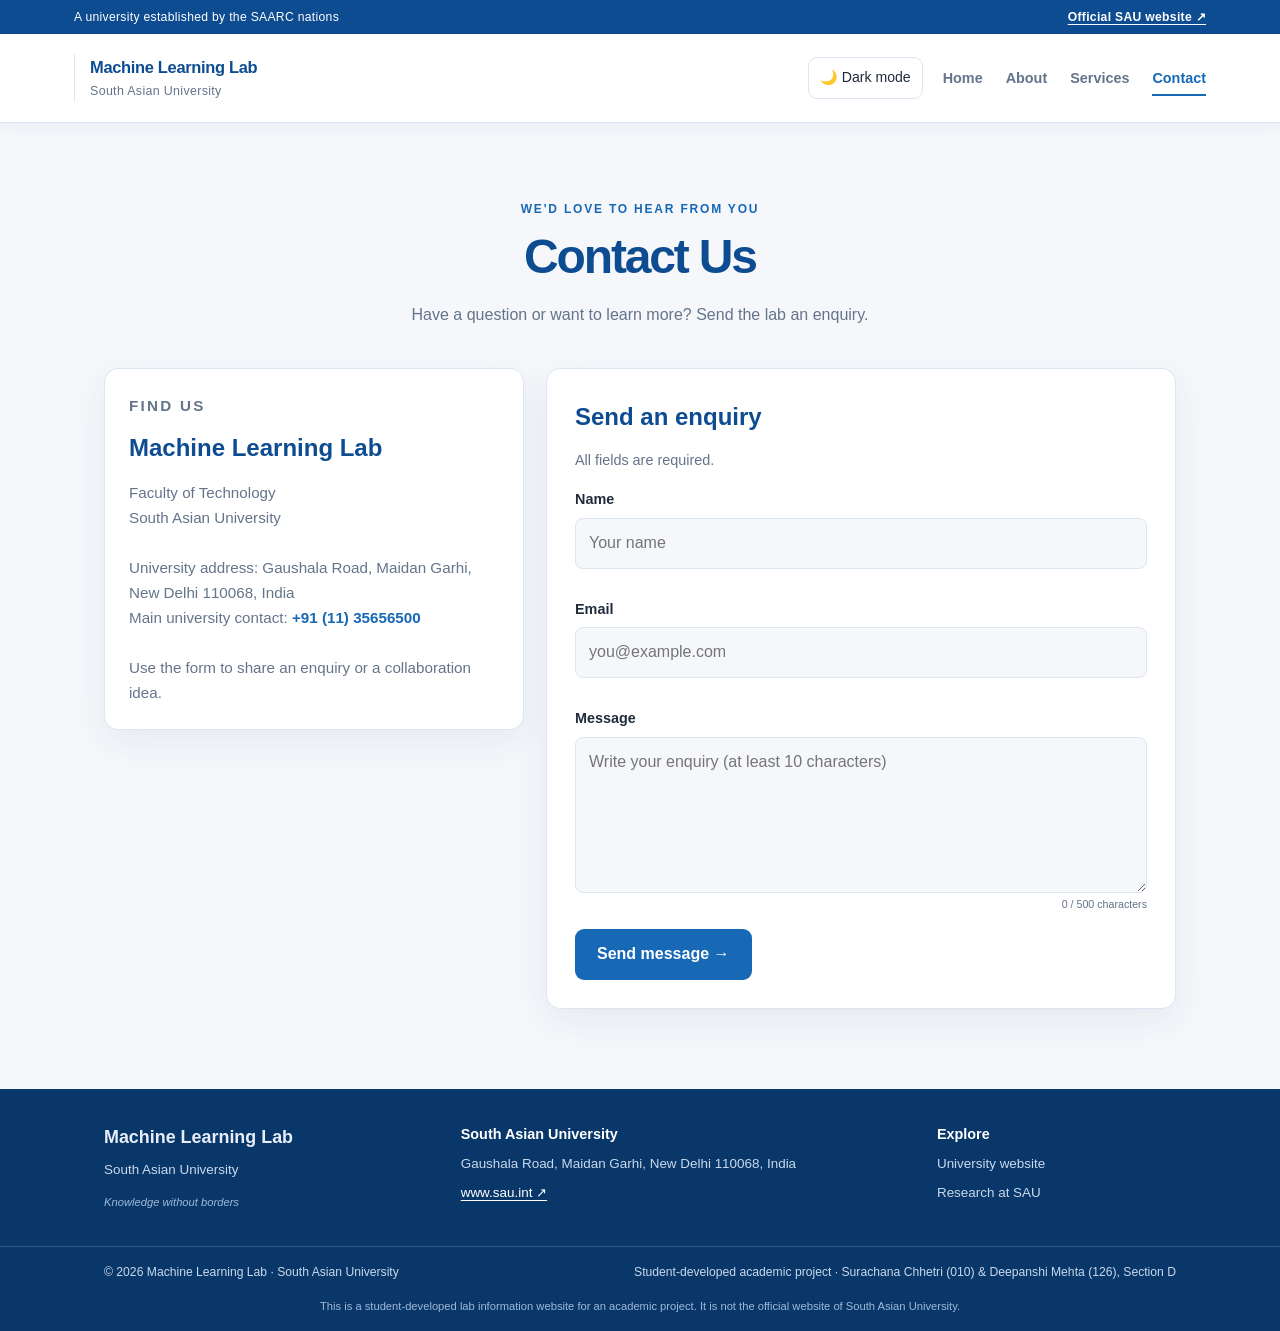
<file: contact.html>
<!DOCTYPE html>
<html lang="en">
<head>
  <meta charset="UTF-8">
  <meta name="viewport" content="width=device-width, initial-scale=1.0">
  <meta name="theme-color" content="#0e4c92">
  <link rel="icon" href="https://sau.int/wp-content/themes/sau/images/sau_logo.gif" type="image/gif">
  <meta name="description" content="Machine Learning Lab at South Asian University: research, projects, learning and collaboration.">
  <title>Contact | Machine Learning Lab · SAU</title>
 <link rel="stylesheet" href="css/style.css">
<script src="js/script.js" defer></script>
</head>
<body>
<div class="university-strip"><div class="institution-inner"><span>A university established by the SAARC nations</span><a href="https://sau.int/" target="_blank" rel="noopener">Official SAU website ↗</a></div></div>
<header class="site-header">
  <nav class="nav-container" aria-label="Main navigation">
    <a class="brand-lockup" href="https://surachanachhetri.github.io/sau-ml-lab/"
      <img class="sau-logo" src="https://sau.int/wp-content/themes/sau/images/sau_logo.gif" alt="South Asian University logo" onerror="this.hidden=true;">
      <span class="brand-divider"></span>
      <span class="lab-name"><strong>Machine Learning Lab</strong><small>South Asian University</small></span>
    </a>
    <div class="nav-actions">
      <button class="theme-toggle" type="button" aria-label="Switch to dark mode" title="Toggle colour theme">🌙 <span>Dark mode</span></button>
      <button class="menu-toggle" type="button" aria-expanded="false" aria-controls="main-menu">☰ <span>Menu</span></button>
    </div>
    <ul class="nav-links" id="main-menu">
      <li><a href="index.html">Home</a></li>
      <li><a href="about.html">About</a></li>
      <li><a href="services.html">Services</a></li>
      <li><a href="contact.html" class="active" aria-current="page">Contact</a></li>
    </ul>
  </nav>
</header>
<main class="page-main">
  <section class="page-intro"><p class="eyebrow">WE'D LOVE TO HEAR FROM YOU</p><h1>Contact Us</h1><p>Have a question or want to learn more? Send the lab an enquiry.</p></section>
  <div class="contact-layout">
    <section class="contact-info card"><p class="eyebrow">FIND US</p><h2>Machine Learning Lab</h2><p>Faculty of Technology<br>South Asian University</p><p class="small-note">University address: Gaushala Road, Maidan Garhi, New Delhi 110068, India<br>Main university contact: <a href="tel:+911135656500">+91 (11) 35656500</a></p><p class="small-note">Use the form to share an enquiry or a collaboration idea.</p></section>
    <section class="form-card">
      <h2>Send an enquiry</h2>
      <p class="form-intro">All fields are required.</p>
      <form id="contact-form" novalidate>
        <label for="name">Name</label>
        <input id="name" name="name" type="text" placeholder="Your name" autocomplete="name" required minlength="2" maxlength="60">
        <small class="field-error" id="name-error"></small>
        <label for="email">Email</label>
        <input id="email" name="email" type="email" placeholder="you@example.com" autocomplete="email" required>
        <small class="field-error" id="email-error"></small>
        <label for="message">Message</label>
        <textarea id="message" name="message" rows="5" placeholder="Write your enquiry (at least 10 characters)" required minlength="10" maxlength="500"></textarea>
        <div class="message-meta"><small class="field-error" id="message-error"></small><small id="char-count">0 / 500 characters</small></div>
        <button class="button" type="submit">Send message →</button>
        <p class="form-success" id="form-success" role="status" hidden>Thank you! Your enquiry has been checked successfully. This demo form does not send an email.</p>
      </form>
    </section>
  </div>
</main>
<footer class="site-footer">
  <div class="footer-main">
    <div class="footer-brand"><strong>Machine Learning Lab</strong><span>South Asian University</span><small>Knowledge without borders</small></div>
    <div class="footer-contact"><strong>South Asian University</strong><span>Gaushala Road, Maidan Garhi, New Delhi 110068, India</span><a href="https://sau.int/" target="_blank" rel="noopener">www.sau.int ↗</a></div>
    <div class="footer-links"><strong>Explore</strong><a href="https://sau.int/" target="_blank" rel="noopener">University website</a><a href="https://sau.int/research/" target="_blank" rel="noopener">Research at SAU</a></div>
  </div>
  <div class="footer-bottom"><span>© <span id="current-year">2026</span> Machine Learning Lab · South Asian University</span><span>Student-developed academic project · Surachana Chhetri (010) &amp; Deepanshi Mehta (126), Section D</span></div>
  <p class="project-disclaimer">This is a student-developed lab information website for an academic project. It is not the official website of South Asian University.</p>
</footer>
</body>
</html>
</file>
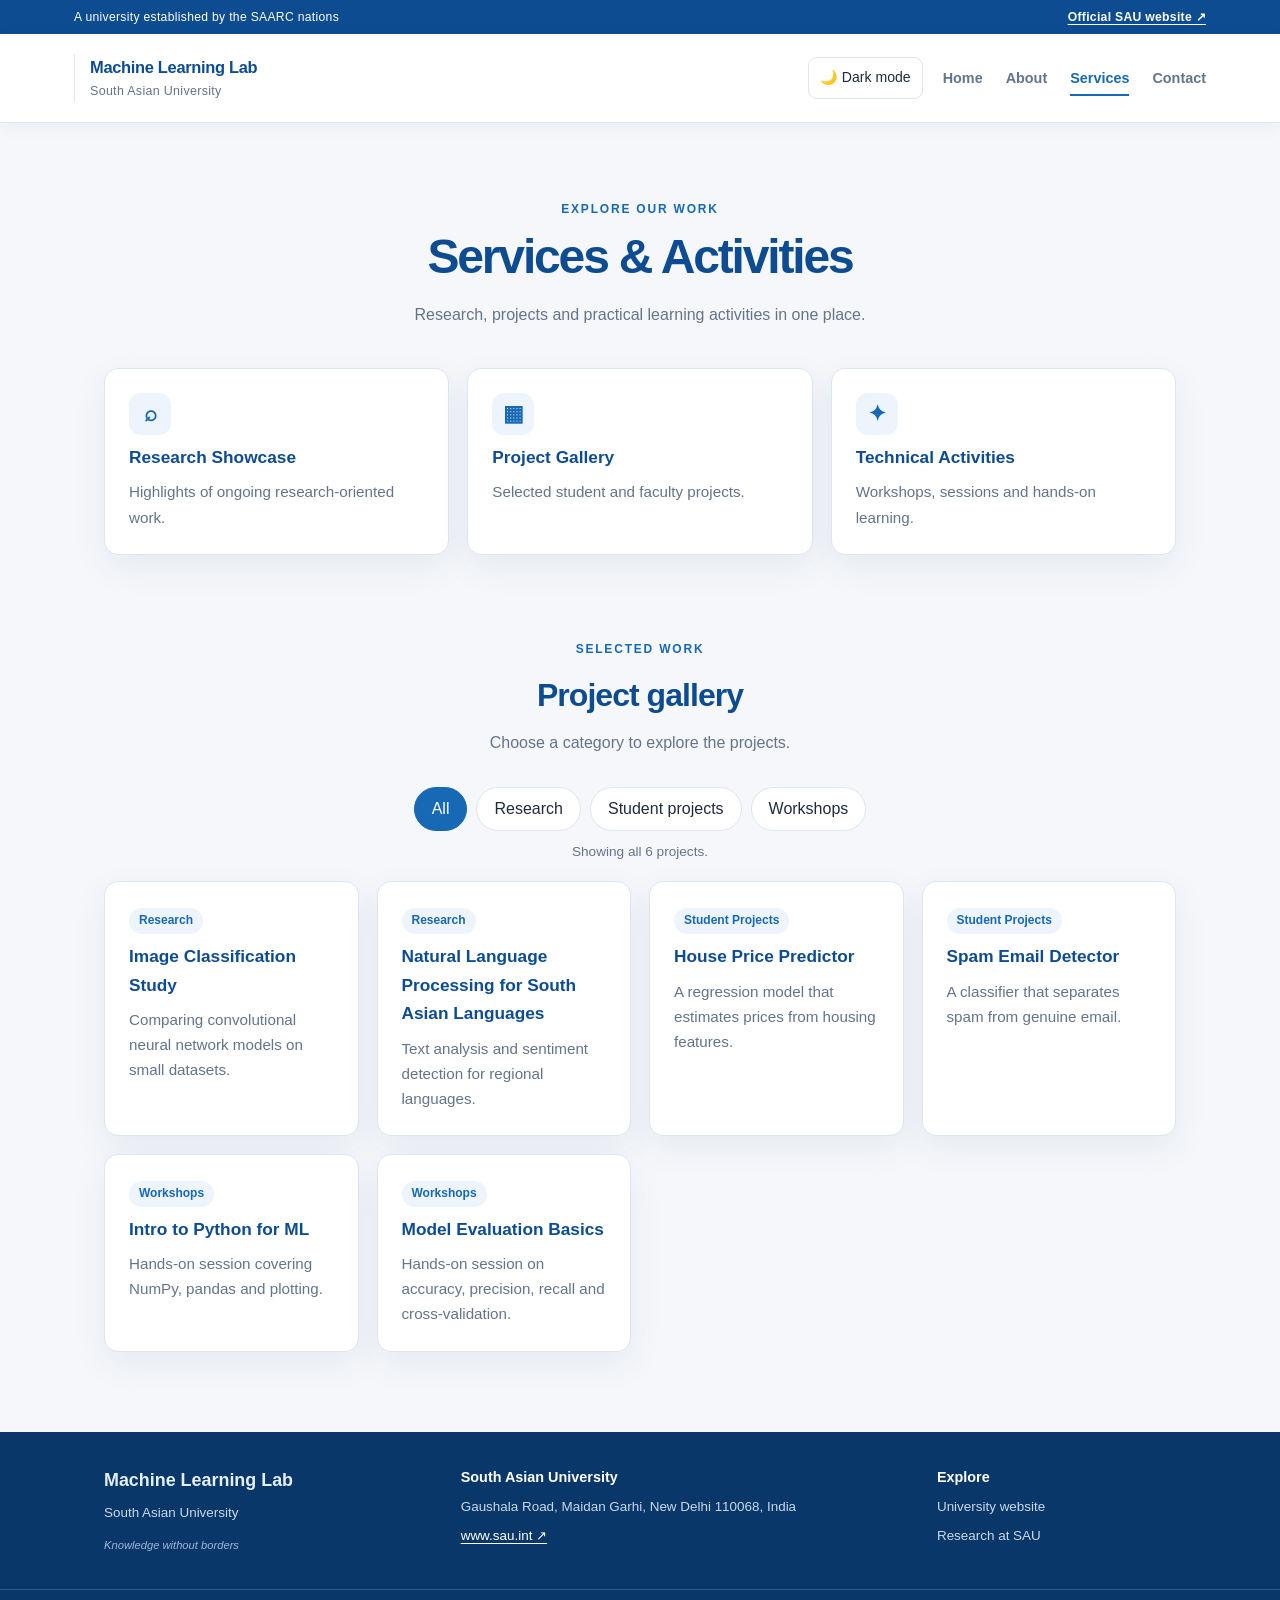
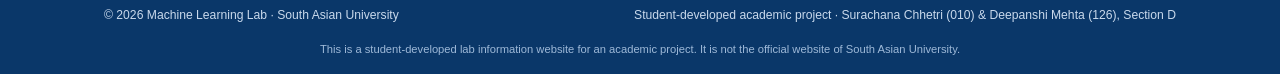
<file: services.html>
<!DOCTYPE html>
<html lang="en">
<head>
  <meta charset="UTF-8">
  <meta name="viewport" content="width=device-width, initial-scale=1.0">
  <meta name="theme-color" content="#0e4c92">
  <link rel="icon" href="https://sau.int/wp-content/themes/sau/images/sau_logo.gif" type="image/gif">
  <meta name="description" content="Machine Learning Lab at South Asian University: research, projects, learning and collaboration.">
  <title>Services | Machine Learning Lab · SAU</title>
 <link rel="stylesheet" href="css/style.css">
<script src="js/script.js" defer></script>
</head>
<body>
<div class="university-strip"><div class="institution-inner"><span>A university established by the SAARC nations</span><a href="https://sau.int/" target="_blank" rel="noopener">Official SAU website ↗</a></div></div>
<header class="site-header">
  <nav class="nav-container" aria-label="Main navigation">
    <a class="brand-lockup" href="https://surachanachhetri.github.io/sau-ml-lab/"
      <img class="sau-logo" src="https://sau.int/wp-content/themes/sau/images/sau_logo.gif" alt="South Asian University logo" onerror="this.hidden=true;">
      <span class="brand-divider"></span>
      <span class="lab-name"><strong>Machine Learning Lab</strong><small>South Asian University</small></span>
    </a>
    <div class="nav-actions">
      <button class="theme-toggle" type="button" aria-label="Switch to dark mode" title="Toggle colour theme">🌙 <span>Dark mode</span></button>
      <button class="menu-toggle" type="button" aria-expanded="false" aria-controls="main-menu">☰ <span>Menu</span></button>
    </div>
    <ul class="nav-links" id="main-menu">
      <li><a href="index.html">Home</a></li>
      <li><a href="about.html">About</a></li>
      <li><a href="services.html" class="active" aria-current="page">Services</a></li>
      <li><a href="contact.html">Contact</a></li>
    </ul>
  </nav>
</header>
<main class="page-main">
  <section class="page-intro"><p class="eyebrow">EXPLORE OUR WORK</p><h1>Services &amp; Activities</h1><p>Research, projects and practical learning activities in one place.</p></section>
  <section class="cards service-cards">
    <article class="card"><div class="card-icon">⌕</div><h3>Research Showcase</h3><p>Highlights of ongoing research-oriented work.</p></article>
    <article class="card"><div class="card-icon">▦</div><h3>Project Gallery</h3><p>Selected student and faculty projects.</p></article>
    <article class="card"><div class="card-icon">✦</div><h3>Technical Activities</h3><p>Workshops, sessions and hands-on learning.</p></article>
  </section>
  <section class="gallery-section">
    <div class="section-heading"><p class="eyebrow">SELECTED WORK</p><h2>Project gallery</h2><p>Choose a category to explore the projects.</p></div>
    <div class="filters" role="group" aria-label="Filter projects">
      <button class="filter-btn active" type="button" data-filter="all" aria-pressed="true">All</button>
      <button class="filter-btn" type="button" data-filter="research" aria-pressed="false">Research</button>
      <button class="filter-btn" type="button" data-filter="student" aria-pressed="false">Student projects</button>
      <button class="filter-btn" type="button" data-filter="workshop" aria-pressed="false">Workshops</button>
    </div>
    <p class="filter-status" id="filter-status" aria-live="polite">Showing all 6 projects.</p>
    <div class="cards project-grid" id="project-list">
      <article class="card project" data-category="research"><span class="tag">Research</span><h3>Image Classification Study</h3><p>Comparing convolutional neural network models on small datasets.</p></article>
      <article class="card project" data-category="research"><span class="tag">Research</span><h3>Natural Language Processing for South Asian Languages</h3><p>Text analysis and sentiment detection for regional languages.</p></article>
      <article class="card project" data-category="student"><span class="tag">Student Projects</span><h3>House Price Predictor</h3><p>A regression model that estimates prices from housing features.</p></article>
      <article class="card project" data-category="student"><span class="tag">Student Projects</span><h3>Spam Email Detector</h3><p>A classifier that separates spam from genuine email.</p></article>
      <article class="card project" data-category="workshop"><span class="tag">Workshops</span><h3>Intro to Python for ML</h3><p>Hands-on session covering NumPy, pandas and plotting.</p></article>
      <article class="card project" data-category="workshop"><span class="tag">Workshops</span><h3>Model Evaluation Basics</h3><p>Hands-on session on accuracy, precision, recall and cross-validation.</p></article>
    </div>
    <p class="empty-state" id="empty-state" hidden>No projects found in this category.</p>
  </section>
</main>
<footer class="site-footer">
  <div class="footer-main">
    <div class="footer-brand"><strong>Machine Learning Lab</strong><span>South Asian University</span><small>Knowledge without borders</small></div>
    <div class="footer-contact"><strong>South Asian University</strong><span>Gaushala Road, Maidan Garhi, New Delhi 110068, India</span><a href="https://sau.int/" target="_blank" rel="noopener">www.sau.int ↗</a></div>
    <div class="footer-links"><strong>Explore</strong><a href="https://sau.int/" target="_blank" rel="noopener">University website</a><a href="https://sau.int/research/" target="_blank" rel="noopener">Research at SAU</a></div>
  </div>
  <div class="footer-bottom"><span>© <span id="current-year">2026</span> Machine Learning Lab · South Asian University</span><span>Student-developed academic project · Surachana Chhetri (010) &amp; Deepanshi Mehta (126), Section D</span></div>
  <p class="project-disclaimer">This is a student-developed lab information website for an academic project. It is not the official website of South Asian University.</p>
</footer>
</body>
</html>
</file>
<file: css/style.css>
/* Machine Learning Lab website - shared stylesheet */
:root{--bg:#f5f7fb;--surface:#fff;--text:#202b3c;--muted:#64748b;--primary:#244b87;--accent:#3974c6;--line:#e2e8f0;--soft:#eaf1fb;--shadow:0 12px 35px rgba(25,50,85,.07)}
[data-theme="dark"]{--bg:#101827;--surface:#182437;--text:#e7edf7;--muted:#a8b5c8;--primary:#a9c8f4;--accent:#78aaf0;--line:#2c3c53;--soft:#202f48;--shadow:0 12px 35px rgba(0,0,0,.18)}
*{box-sizing:border-box;margin:0;padding:0}
html{scroll-behavior:smooth}
body{font-family:Inter,"Segoe UI",Arial,sans-serif;background:var(--bg);color:var(--text);line-height:1.65;min-height:100vh}
a{color:inherit;text-decoration:none}
button,input,textarea{font:inherit}
.site-header{position:sticky;top:0;z-index:10;background:var(--surface);border-bottom:1px solid var(--line)}
.nav-container{max-width:1120px;margin:auto;min-height:72px;padding:12px 24px;display:flex;align-items:center;justify-content:space-between;gap:20px}
.logo{font-weight:800;font-size:1.2rem;color:var(--primary);letter-spacing:-.03em}.logo span{font-weight:500;color:var(--muted)}
.nav-links{list-style:none;display:flex;align-items:center;gap:26px}.nav-links a{color:var(--muted);font-size:.95rem;font-weight:600;padding:8px 0;border-bottom:2px solid transparent}.nav-links a:hover,.nav-links a.active{color:var(--accent);border-color:var(--accent)}
.nav-actions{display:flex;align-items:center;gap:8px;margin-left:auto}
.theme-toggle,.menu-toggle{border:1px solid var(--line);background:var(--surface);color:var(--text);border-radius:9px;padding:8px 11px;cursor:pointer;font-size:.88rem}.theme-toggle:hover,.menu-toggle:hover{border-color:var(--accent)}.menu-toggle{display:none}
.hero{background:radial-gradient(ellipse at 80% 20%,rgba(83,139,211,.16),transparent 40%),var(--soft);text-align:center;padding:92px 22px 100px}
.eyebrow{font-size:.75rem;font-weight:800;letter-spacing:.15em;color:var(--accent);margin-bottom:10px}
.hero h1,.page-intro h1{font-size:clamp(2.3rem,5vw,3.7rem);line-height:1.12;letter-spacing:-.045em;color:var(--primary);margin-bottom:18px}
.hero-copy{max-width:650px;margin:0 auto 28px;color:var(--muted);font-size:1.1rem}
.button{display:inline-flex;align-items:center;justify-content:center;gap:10px;border:0;border-radius:9px;background:var(--accent);color:white;padding:12px 22px;font-weight:700;cursor:pointer;transition:transform .2s,background .2s}.button:hover{background:var(--primary);transform:translateY(-2px)}
.content-section,.gallery-section{max-width:1120px;margin:auto;padding:72px 24px}
.section-heading{text-align:center;margin-bottom:30px}.section-heading h2,.callout h2{font-size:2rem;letter-spacing:-.03em;color:var(--primary);margin-bottom:8px}.section-heading>p:last-child{color:var(--muted)}
.cards{display:grid;grid-template-columns:repeat(auto-fit,minmax(220px,1fr));gap:18px}
.card{background:var(--surface);border:1px solid var(--line);border-radius:14px;padding:24px;box-shadow:var(--shadow)}
.card h3{color:var(--primary);font-size:1.08rem;margin:8px 0}.card p{color:var(--muted);font-size:.95rem}
.card-icon{width:42px;height:42px;display:grid;place-items:center;border-radius:12px;background:var(--soft);color:var(--accent);font-size:1.35rem;font-weight:800}
.callout{max-width:1072px;margin:0 auto 70px;padding:30px 34px;border-radius:16px;background:var(--primary);display:flex;align-items:center;justify-content:space-between;gap:20px}.callout h2{color:white;margin:0}.callout .eyebrow{color:#c7dcfa}.button-light{background:white;color:#244b87;white-space:nowrap}.button-light:hover{background:#eaf1fb;color:#244b87}
.page-main{max-width:1120px;margin:auto;padding:55px 24px 80px}.page-intro{text-align:center;padding:22px 0 40px}.page-intro h1{font-size:clamp(2.2rem,4vw,3rem)}.page-intro>p:last-child{color:var(--muted);max-width:650px;margin:auto}
.prose-card{max-width:900px;margin:auto;background:var(--surface);padding:34px;border:1px solid var(--line);border-radius:16px;box-shadow:var(--shadow)}.prose-card h2{color:var(--primary);margin:4px 0 12px}.prose-card>p{color:var(--muted);margin-bottom:28px}.compact-cards{grid-template-columns:repeat(auto-fit,minmax(190px,1fr));margin-top:18px}.compact-cards .card{box-shadow:none;padding:18px}
.service-cards{margin-bottom:50px}.gallery-section{padding:35px 0 0}.filters{display:flex;justify-content:center;flex-wrap:wrap;gap:9px;margin:24px 0 10px}.filter-btn{border:1px solid var(--line);border-radius:30px;background:var(--surface);color:var(--text);padding:8px 17px;cursor:pointer}.filter-btn:hover,.filter-btn.active{background:var(--accent);border-color:var(--accent);color:white}.filter-status{text-align:center;color:var(--muted);font-size:.85rem;margin-bottom:18px}.project-grid{grid-template-columns:repeat(auto-fit,minmax(250px,1fr))}.project[hidden]{display:none}.tag{display:inline-block;padding:3px 10px;border-radius:20px;background:var(--soft);color:var(--accent);font-size:.75rem;font-weight:700}.empty-state{text-align:center;padding:25px;color:var(--muted)}
.contact-layout{display:grid;grid-template-columns:.8fr 1.2fr;gap:22px;align-items:start}.contact-info h2,.form-card h2{color:var(--primary);margin-bottom:12px}.contact-info>p:not(.eyebrow){color:var(--muted)}.small-note{margin-top:25px;font-size:.9rem}.form-card{background:var(--surface);border:1px solid var(--line);border-radius:14px;padding:28px;box-shadow:var(--shadow)}.form-intro{color:var(--muted);font-size:.9rem;margin-bottom:16px}
form label{display:block;font-weight:700;font-size:.9rem;margin:15px 0 6px}form input,form textarea{display:block;width:100%;padding:11px 13px;border:1px solid var(--line);border-radius:8px;background:var(--bg);color:var(--text);outline:none}form input:focus,form textarea:focus{border-color:var(--accent);box-shadow:0 0 0 3px rgba(57,116,198,.13)}form textarea{resize:vertical;min-height:120px}.field-error{display:block;color:#dc4545;font-size:.8rem;min-height:1.1em}.message-meta{display:flex;justify-content:space-between;gap:10px;color:var(--muted);font-size:.8rem;margin:3px 0 16px}.form-success{margin-top:16px;padding:13px;border-radius:9px;background:#e5f7ed;color:#17663b;border:1px solid #a9e2bf;font-size:.9rem}[data-theme="dark"] .form-success{background:#173d31;color:#a8edc5;border-color:#28664d}
.site-footer{text-align:center;padding:24px 18px;background:var(--surface);border-top:1px solid var(--line);color:var(--muted);font-size:.85rem}.site-footer p+p{font-size:.78rem;margin-top:3px}
@media(max-width:720px){.nav-container{flex-wrap:wrap;padding:12px 18px}.menu-toggle{display:inline-block}.nav-links{display:none;order:3;width:100%;flex-direction:column;align-items:flex-start;gap:5px;padding:8px 0 12px}.nav-links.open{display:flex}.nav-links a{display:block;width:100%}.hero{padding:70px 20px}.contact-layout{grid-template-columns:1fr}.callout{margin:0 18px 50px;align-items:flex-start;flex-direction:column}.content-section{padding:55px 18px}.page-main{padding:40px 18px 60px}.gallery-section{padding-left:0;padding-right:0}}
@media(max-width:420px){.theme-toggle span,.menu-toggle span{display:none}.hero h1{font-size:2.25rem}.prose-card,.form-card{padding:22px}.filters{justify-content:flex-start}}
@media(prefers-reduced-motion:reduce){html{scroll-behavior:auto}*,*::before,*::after{transition:none!important}}


/* South Asian University-inspired institutional identity */
:root{--primary:#0e4c92;--accent:#1768b5;--soft:#edf4fb;--line:#dce6f1}
[data-theme="dark"]{--primary:#a9c9ed;--accent:#79b4f0;--soft:#1d3048;--line:#2b405a}
.university-strip{background:#0e4c92;color:#fff;font-size:.76rem;letter-spacing:.025em}
.institution-inner{max-width:1180px;margin:auto;padding:7px 24px;display:flex;justify-content:space-between;gap:16px;align-items:center}
.institution-inner a{color:#fff;font-weight:700;text-decoration:underline;text-underline-offset:3px}
.site-header{box-shadow:0 3px 16px rgba(14,55,98,.06)}
.nav-container{max-width:1180px;min-height:88px}
.brand-lockup{display:flex;align-items:center;gap:15px;min-width:0;color:var(--text)}
.sau-logo{display:block;width:104px;height:auto;max-height:65px;object-fit:contain;object-position:left center}
.brand-divider{height:48px;width:1px;background:var(--line);flex:0 0 1px}
.lab-name{display:flex;flex-direction:column;line-height:1.3;gap:4px}
.lab-name strong{font-size:1.03rem;color:var(--primary);letter-spacing:-.02em}
.lab-name small{font-size:.78rem;color:var(--muted);letter-spacing:.025em}
.nav-links{gap:23px}
.nav-links a{font-size:.9rem}
.hero{background:linear-gradient(120deg,rgba(14,76,146,.08),transparent 55%),radial-gradient(ellipse at 85% 15%,rgba(23,104,181,.17),transparent 42%),var(--soft);padding-top:82px}
.hero-seal{display:inline-flex;gap:10px;align-items:center;border:1px solid rgba(14,76,146,.2);border-radius:99px;padding:5px 15px;margin:0 auto 20px;color:var(--primary);font-size:.72rem;font-weight:800;letter-spacing:.14em}
.hero-seal span{color:#b28a35}
.institution-note{max-width:1072px;margin:28px auto 0;padding:17px 22px;border-left:4px solid #0e4c92;background:var(--surface);box-shadow:var(--shadow);display:flex;align-items:center;justify-content:space-between;gap:22px;color:var(--muted);font-size:.91rem}
.institution-note strong{color:var(--primary)}.institution-note a{color:var(--accent);font-weight:800;white-space:nowrap}
.site-footer{padding:0;background:#0a3769;color:#e6eef8;text-align:left;border:0}
.footer-main{max-width:1120px;margin:auto;padding:34px 24px;display:grid;grid-template-columns:1.1fr 1.5fr .8fr;gap:28px}
.footer-brand,.footer-contact,.footer-links{display:flex;flex-direction:column;align-items:flex-start;gap:7px;font-size:.84rem}
.footer-brand strong{font-size:1.12rem}.footer-brand span{color:#c9d9ec}.footer-brand small{color:#9eb9d8;font-style:italic;margin-top:5px}
.footer-contact strong,.footer-links strong{color:#fff;font-size:.9rem}.footer-contact span,.footer-links a{color:#c9d9ec}.footer-contact a{color:#fff;text-decoration:underline;text-underline-offset:3px}
.footer-bottom{border-top:1px solid rgba(255,255,255,.17);max-width:none;padding:15px max(24px,calc((100% - 1072px)/2));display:flex;justify-content:space-between;gap:15px;flex-wrap:wrap;font-size:.76rem;color:#c9d9ec}
.project-disclaimer{text-align:center;padding:0 18px 16px;font-size:.7rem;color:#9eb9d8}
.contact-info a{color:var(--accent);font-weight:700}
@media(max-width:820px){.nav-container{gap:12px}.brand-lockup{gap:10px}.sau-logo{width:82px}.lab-name strong{font-size:.92rem}.nav-links{gap:14px}}
@media(max-width:720px){.institution-inner{padding:7px 18px;font-size:.68rem}.nav-container{min-height:76px}.brand-lockup{max-width:calc(100% - 105px)}.sau-logo{width:70px;max-height:52px}.brand-divider{height:40px}.lab-name strong{font-size:.82rem}.lab-name small{font-size:.68rem}.nav-actions{gap:5px}.institution-note{margin:20px 18px 0;align-items:flex-start;flex-direction:column;gap:8px}.footer-main{grid-template-columns:1fr 1fr;padding:28px 20px}.footer-brand{grid-column:1/-1}.footer-bottom{padding:14px 20px;flex-direction:column}}
@media(max-width:420px){.institution-inner span{max-width:65%}.sau-logo{width:58px}.brand-lockup{gap:8px}.lab-name strong{font-size:.76rem}.lab-name small{font-size:.62rem}.brand-divider{height:34px}.footer-main{grid-template-columns:1fr}.footer-brand{grid-column:auto}}
</file>
